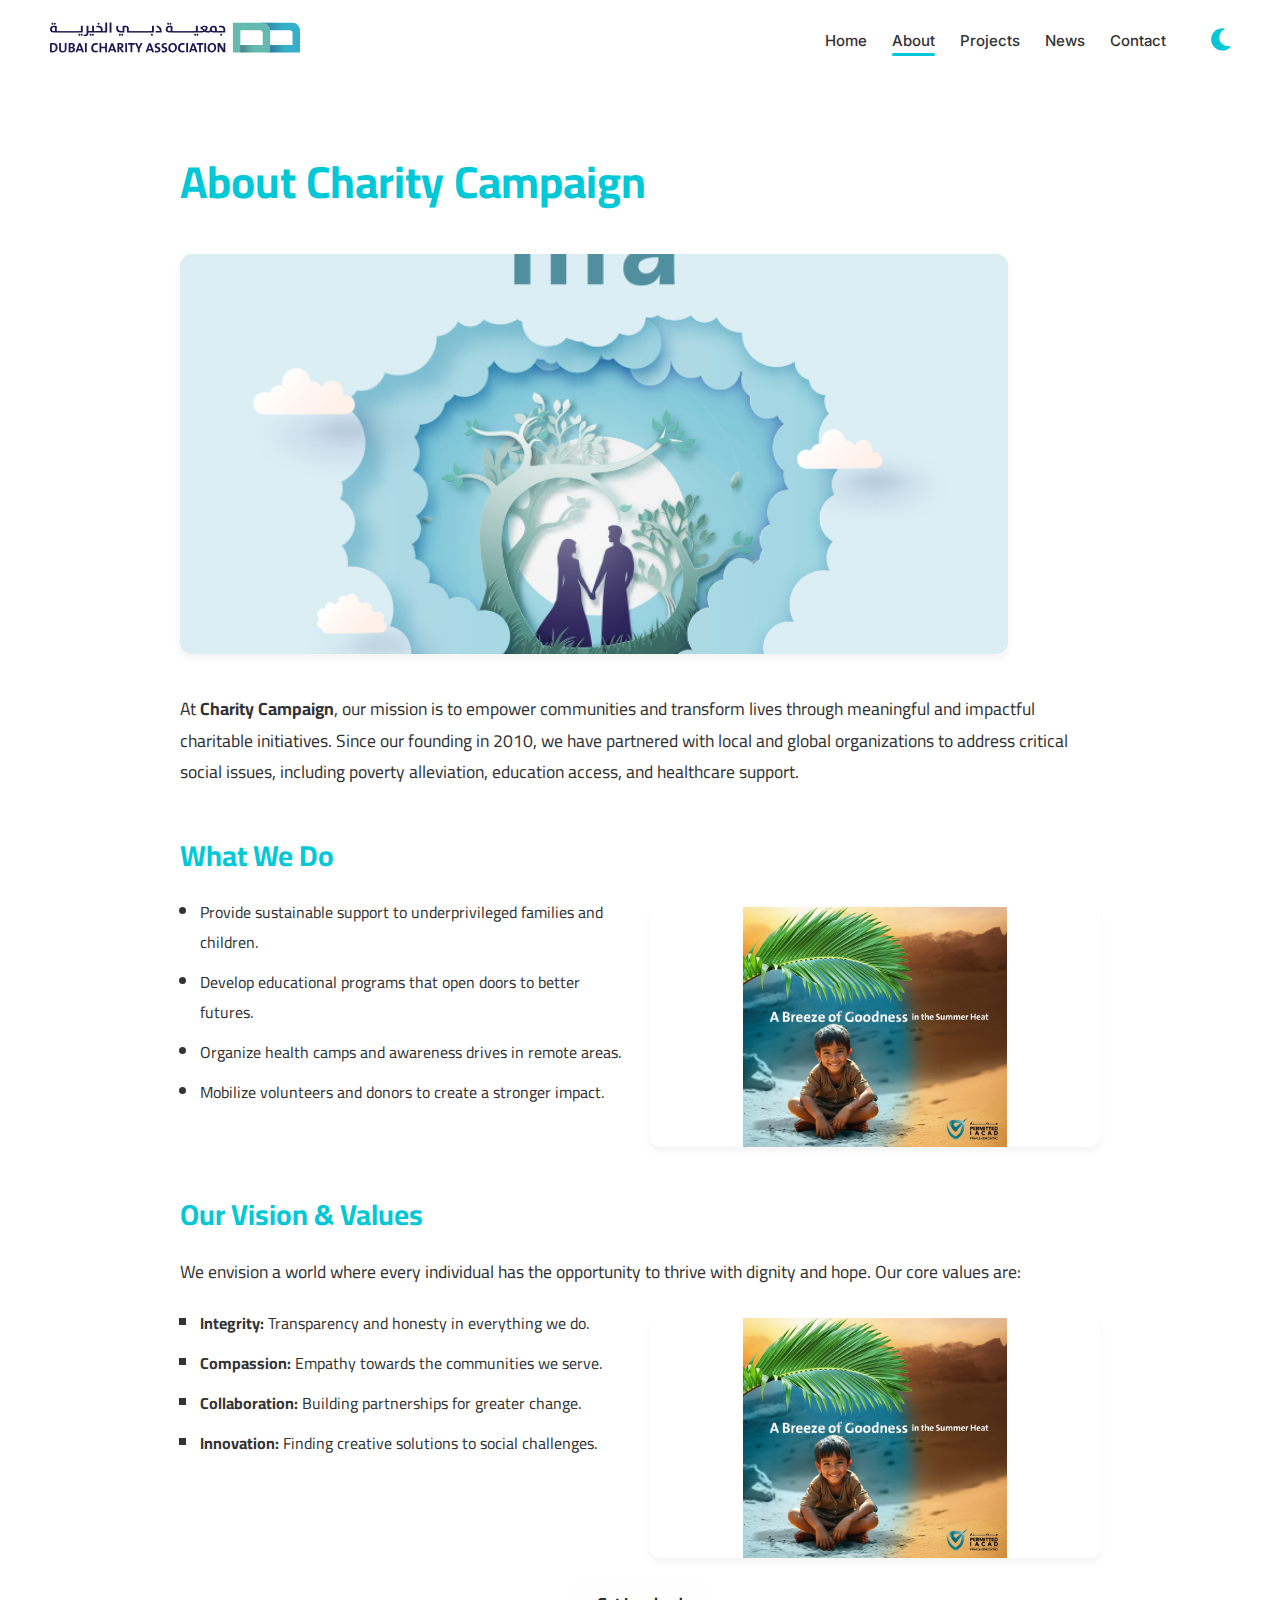
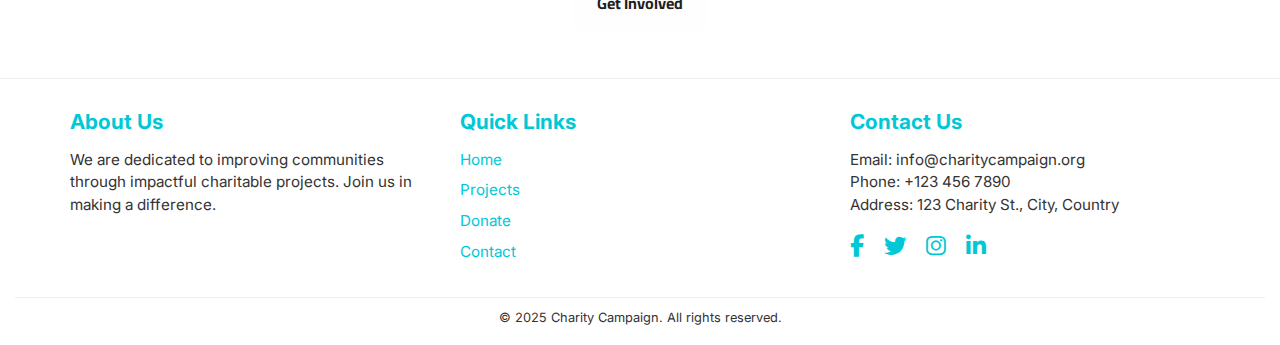
<file: about.html>
<!DOCTYPE html>
<html lang="en" dir="ltr">
<head>
  <meta charset="UTF-8" />
  <meta name="viewport" content="width=device-width, initial-scale=1" />
  <title>About Us - Charity Campaign</title>
  <link href="https://fonts.googleapis.com/css2?family=Inter:wght@400;600&family=Castoro&family=Cairo:wght@400;600;700&display=swap" rel="stylesheet" />
  <link rel="stylesheet" href="https://cdnjs.cloudflare.com/ajax/libs/font-awesome/6.5.0/css/all.min.css" />
  <link rel="stylesheet" href="css/style.css" />
</head>
<body>

  <!-- HEADER -->
  <header class="main-header">
    <div class="logo">
      <img src="image/logo.svg" alt="Charity Campaign Logo" />
    </div>
    <button class="menu-toggle" aria-label="Toggle menu">
      <i class="fas fa-bars"></i>
    </button>

    <nav>
      <ul>
        <li><a href="index.html">Home</a></li>
        <li><a href="about.html" class="active">About</a></li>
        <li><a href="project.html">Projects</a></li>
        <li><a href="#">News</a></li>
        <li><a href="contact.html">Contact</a></li>
        <button class="theme-toggle" id="themeToggle" aria-label="Toggle Theme">
          <i id="themeIcon" class="fas fa-moon"></i>
        </button>
      </ul>
    </nav>
  </header>

<main>
  <section class="about-section">
    <h1>About Charity Campaign</h1>

    <img src="image/s1.png" alt="Volunteers helping community" class="about-img" style="width:100%; max-height:400px; object-fit:cover; border-radius:12px; margin-bottom: 30px;"/>

    <p>
      At <strong>Charity Campaign</strong>, our mission is to empower communities and transform lives through meaningful and impactful charitable initiatives. Since our founding in 2010, we have partnered with local and global organizations to address critical social issues, including poverty alleviation, education access, and healthcare support.
    </p>

    <h2>What We Do</h2>
    <div style="display: flex; gap: 20px; flex-wrap: wrap; align-items: flex-start;">
      <ul class="disc-list" style="flex: 1 1 300px;">
        <li>Provide sustainable support to underprivileged families and children.</li>
        <li>Develop educational programs that open doors to better futures.</li>
        <li>Organize health camps and awareness drives in remote areas.</li>
        <li>Mobilize volunteers and donors to create a stronger impact.</li>
      </ul>
      <img src="image/2.jpg" alt="Charity activities" style="flex: 1 1 300px; max-width: 100%; border-radius: 10px;" />
    </div>

    <h2>Our Vision & Values</h2>
    <p>
      We envision a world where every individual has the opportunity to thrive with dignity and hope. Our core values are:
    </p>
    <div style="display: flex; gap: 20px; flex-wrap: wrap; align-items: flex-start;">
      <ul class="square-list" style="flex: 1 1 300px;">
        <li><strong>Integrity:</strong> Transparency and honesty in everything we do.</li>
        <li><strong>Compassion:</strong> Empathy towards the communities we serve.</li>
        <li><strong>Collaboration:</strong> Building partnerships for greater change.</li>
        <li><strong>Innovation:</strong> Finding creative solutions to social challenges.</li>
      </ul>
      <img src="image/2.jpg" alt="Vision and teamwork" style="flex: 1 1 300px; max-width: 100%; border-radius: 10px;" />
    </div>

    <div class="btn-container" style="margin-top: 30px;">
      <a href="contact.html" class="donate-btn">Get Involved</a>
    </div>
  </section>
</main>



  <!-- FOOTER -->
  <footer class="main-footer">
    <div class="container footer-content">
      <div class="footer-column about">
        <h3>About Us</h3>
        <p>We are dedicated to improving communities through impactful charitable projects. Join us in making a difference.</p>
      </div>
      <div class="footer-column links">
        <h3>Quick Links</h3>
        <ul>
          <li><a href="index.html">Home</a></li>
          <li><a href="#">Projects</a></li>
          <li><a href="#">Donate</a></li>
          <li><a href="#">Contact</a></li>
        </ul>
      </div>
      <div class="footer-column contact">
        <h3>Contact Us</h3>
        <p>Email: info@charitycampaign.org</p>
        <p>Phone: +123 456 7890</p>
        <p>Address: 123 Charity St., City, Country</p>
        <div class="social-icons">
          <a href="#" aria-label="Facebook"><i class="fab fa-facebook-f"></i></a>
          <a href="#" aria-label="Twitter"><i class="fab fa-twitter"></i></a>
          <a href="#" aria-label="Instagram"><i class="fab fa-instagram"></i></a>
          <a href="#" aria-label="LinkedIn"><i class="fab fa-linkedin-in"></i></a>
        </div>
      </div>
    </div>
    <div class="footer-bottom">
      <p>&copy; 2025 Charity Campaign. All rights reserved.</p>
    </div>
  </footer>

  <script src="js/script.js"></script>
</body>
</html>
</file>
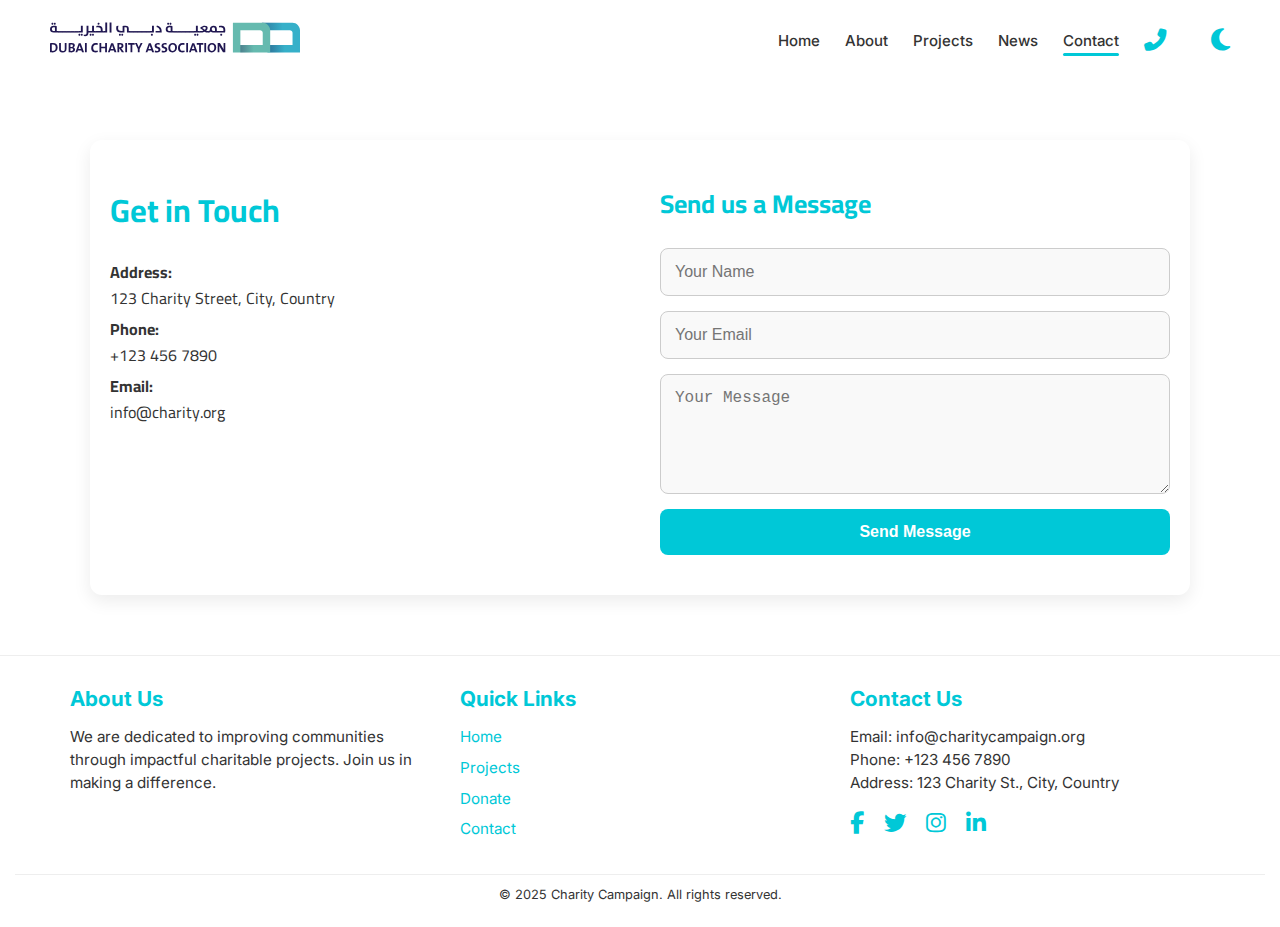
<file: contact.html>
<!DOCTYPE html>
<html lang="en" dir="ltr">
<head>
  <meta charset="UTF-8" />
  <meta name="viewport" content="width=device-width, initial-scale=1" />
  <title>Contact Us </title>
  <link href="https://fonts.googleapis.com/css2?family=Inter:wght@400;600&family=Castoro&family=Cairo:wght@400;600;700&display=swap" rel="stylesheet" />
  <link rel="stylesheet" href="https://cdnjs.cloudflare.com/ajax/libs/font-awesome/6.5.0/css/all.min.css" />
  <link rel="stylesheet" href="css/style.css" />
</head>
<body>

  <!-- HEADER -->
  <header class="main-header">
    <div class="logo">
      <img src="image/logo.svg" alt="Charity Campaign Logo" />
    </div>
    <button class="menu-toggle" aria-label="Toggle menu">
      <i class="fas fa-bars"></i>
    </button>

    <nav>
      <ul>
        <li><a href="index.html">Home</a></li>
        <li><a href="about.html">About</a></li>
        <li><a href="project.html">Projects</a></li>
        <li><a href="#">News</a></li>
        <li><a href="contact.html" class="active">Contact</a></li>
        <li><a href="tel:+123456789"><i style="color:#00c8d7; font-size: 1.4rem;" class="fas fa-phone-alt"></i></a></li>
        <button class="theme-toggle" id="themeToggle" aria-label="Toggle Theme">
          <i id="themeIcon" class="fas fa-moon"></i>
        </button>
      </ul>
    </nav>
  </header>

  <!-- MAIN -->
<section class="contact-section">
    
    <div class="contact-info">
      <h2>Get in Touch</h2>
      <div class="info-box">
        <p><strong>Address:</strong><br>123 Charity Street, City, Country</p>
        <p><strong>Phone:</strong><br>+123 456 7890</p>
        <p><strong>Email:</strong><br>info@charity.org</p>
      </div>
    </div>

    <div class="contact-form">
      <h2>Send us a Message</h2>
      <form>
        <input type="text" placeholder="Your Name" required>
        <input type="email" placeholder="Your Email" required>
        <textarea rows="5" placeholder="Your Message" required></textarea>
        <button type="submit">Send Message</button>
      </form>
    </div>

  </section>

  <!-- FOOTER -->
  <footer class="main-footer">
    <div class="container footer-content">
      <div class="footer-column about">
        <h3>About Us</h3>
        <p>We are dedicated to improving communities through impactful charitable projects. Join us in making a difference.</p>
      </div>
      <div class="footer-column links">
        <h3>Quick Links</h3>
        <ul>
          <li><a href="index.html">Home</a></li>
          <li><a href="#">Projects</a></li>
          <li><a href="#">Donate</a></li>
          <li><a href="#">Contact</a></li>
        </ul>
      </div>
      <div class="footer-column contact">
        <h3>Contact Us</h3>
        <p>Email: info@charitycampaign.org</p>
        <p>Phone: +123 456 7890</p>
        <p>Address: 123 Charity St., City, Country</p>
        <div class="social-icons">
          <a href="#"><i class="fab fa-facebook-f"></i></a>
          <a href="#"><i class="fab fa-twitter"></i></a>
          <a href="#"><i class="fab fa-instagram"></i></a>
          <a href="#"><i class="fab fa-linkedin-in"></i></a>
        </div>
      </div>
    </div>
    <div class="footer-bottom">
      <p>&copy; 2025 Charity Campaign. All rights reserved.</p>
    </div>
  </footer>

  <script src="js/script.js"></script>
</body>
</html>
</file>
<file: css/style.css>
/* ====================================
   1) CSS VARIABLES (THEMES)
==================================== */
:root {
   --font-family: 'Inter', 'Castoro', 'Cairo', 'Segoe UI', sans-serif;
  /* Light theme variables */
  --bg-color: #ffffff;
  --text-color: #333333;
  --accent-color: #00c8d7;
  --highlight-color: #00ffd9;
  --header-shadow: rgba(0, 0, 0, 0.1);

  --btn-bg: #fefefe;
  --btn-text: #1f1f1f;
  --btn-bg-hover: #f0f0f0;

  --overlay-bg: rgba(0, 200, 215, 0.7);

  --mobile-nav-bg: #ffffff;
  --mobile-nav-border: #eeeeee;

  --left-side-bg-mobile: linear-gradient(to top, #2cbb9fcc, #4ac6d8cc);
  --left-side-text-mobile: #ffffff;

  --card-bg: linear-gradient(to bottom right, #e8f9f5, #f0fbfd);





  /* ظلال خفيفة مناسبة للثيم الفاتح */
  --card-shadow: 0 10px 20px rgba(0, 0, 0, 0.08);
  --card-shadow-hover: 0 16px 40px rgba(0, 0, 0, 0.15);

  --btn-bg-hover: #f0f0f0; /* Note: duplicated - keep only one */
}

[data-theme="dark"] {
  /* Dark theme overrides */
  --bg-color: #121212;
  --text-color: #f1f1f1;
  --accent-color: #00ffe6;
  --highlight-color: #40e0d0;
  --header-shadow: rgba(255, 255, 255, 0.05);

  --btn-bg:#40e0d0;
  --btn-text: #f1f1f1;
  --btn-bg-hover: #2e2e2e;

  --overlay-bg: #050506cc;

  --mobile-nav-bg: #1a1a1a;
  --mobile-nav-border: #2b2b2b;

  --left-side-bg-mobile: #050506cc;
  --left-side-text-mobile: #f1f1f1;

  --card-bg: linear-gradient(to bottom right, rgba(40,40,40,0.8), rgba(20,20,20,0.6));

  /* ظلال أكثر تدرجًا ونعومة مناسبة للثيم الداكن */
  --card-shadow: 0 10px 20px rgba(0, 0, 0, 0.7);
  --card-shadow-hover: 0 16px 40px rgba(0, 0, 0, 0.9);
}

[data-theme="dark"] .logo img {
  filter: brightness(0) invert(1);
}
/* ====================================
   2) GLOBAL RESET / BASE
==================================== */
* {
  margin: 0;
  padding: 0;
  box-sizing: border-box;
}

 body {
  height: 100%;
  font-family: 'Inter', 'Castoro', sans-serif !important;
  background: var(--bg-color);
  color: var(--text-color);
}

/* ====================================
   3) HEADER
==================================== */
.main-header {
  height: 80px;
  position: sticky;
  top: 0;
  background: var(--bg-color);
  z-index: 9999;
  padding: 10px 50px;
  display: flex;
  justify-content: space-between;
  align-items: center;
  font-size: 15px;
  transition: box-shadow 0.3s ease;
}

/* هذا الكلاس يُضاف عند الخروج من hero */
.main-header.scrolled {
  box-shadow:
    0 4px 6px rgba(0, 0, 0, 0.1),
    0 10px 20px rgba(0, 0, 0, 0.25),
    0 15px 40px rgba(0, 0, 0, 0.4);
}




.main-header .logo img {
  height: 40px;
  width:250px;
}
.main-header nav ul {
  list-style: none;
  display: flex;
  align-items: center;
  gap: 25px;
}
.main-header nav a {
  text-decoration: none;
  color: var(--text-color);
  font-weight: 500;
  position: relative;
  transition: color 0.25s;
}
.main-header nav a:hover {
  color: var(--accent-color);
}
.main-header nav a.active::after {
  content: '';
  position: absolute;
  bottom: -6px;
  left: 0;
  width: 100%;
  height: 3px;
  background: var(--accent-color);
  border-radius: 2px;
}

/* Icon placeholders (emoji fallback) */
.icon-cart::before { content: "\1F6D2"; } /* 🛒 */
.icon-user::before { content: "\1F464"; } /* 👤 */

/* Hamburger hidden by default (shown on mobile) */
.menu-toggle {
  display: none;
  font-size: 28px;
  background: none;
  border: none;
  cursor: pointer;
  line-height: 1;
}

/* ====================================
   4) HERO SLIDER WRAPPER
==================================== */
.hero-slider {
  position: relative;
  overflow: hidden;
 /* height: calc(100vh - 70px); subtract header */
}
.slides-wrapper {
  display: flex;
  width: 100%;
  height: 700px;
  transition: transform 0.7s ease;
}

/* a single slide */
.slide {
  flex: 0 0 100%;
  height: 100%;
  display: none;
}
.slide.active {
  display: flex;
}

/* ====================================
   5) SLIDE LEFT (TEXT)
==================================== */
.left-side {
  width: 50%;
  background: var(--left-side-bg-mobile);
  color: var(--left-side-text-mobile);
  padding: 60px;
  display: flex;
  flex-direction: column;
  justify-content: center;
}
.left-side h1 {
  font-size: 2rem;
  margin-bottom: 20px;
  color: inherit; /* يرث لون النص من .left-side */
}
.donate-btn {
  width: max-content;
  padding: 12px 25px;
  background: var(--btn-bg);
  color: var(--btn-text);
  border: 3px solid var(--btn-bg);
  border-radius: 6px;
  font-size: 1rem;
  font-weight: 600;
  cursor: pointer;
  transition: all 0.25s ease;
}

.donate-btn:hover {
  background: transparent;
  border: 2px solid var(--btn-bg);
  color: var(--btn-text);
}



/* ====================================
   6) SLIDE RIGHT (IMAGE PANEL)
==================================== */
.right-side {
  position: relative;
  width: 50%;
  background-size: cover;
  background-position: center;

  overflow: hidden;
}

/* reveal overlay shape */
.right-side::before {
  content: '';
  position: absolute;
  inset: 0;
  background: var(--overlay-bg);
  z-index: 2;
  clip-path: ellipse(120% 100% at 0% 50%);
  animation: slideReveal 3s forwards;
}

/* overlay content (optional text/image overlay) */
.overlay {
  position: absolute;
  inset: 0;
  background: transparent;
  display: flex;
  flex-direction: column;
  justify-content: center;
  align-items: center;
  padding: 40px;
  text-align: center;
  z-index: 3;
}
.overlay h1 {
  color: var(--overlay-text, #ffffff);
  font-size: 2rem;
  margin-bottom: 20px;
  line-height: 1.2;
}
.overlay .highlight {
  color: var(--highlight-color);
}
.overlay img {
  width: 100%;
  max-width: 300px;
  height: auto;
  object-fit: contain;
  display: block;
  border-radius: 8px;
}

/* mode css */
.theme-toggle {
  background: none;
  border: none;
  cursor: pointer;
  font-size: 1.6rem;
  margin-left: 20px;
  color: #00c8d7;
}

/* ====================================
   7) SLIDER BUTTONS
==================================== */
.slider-buttons {
  position: absolute;
  bottom: 180px;
  left: 7%;
  transform: translateX(-50%);
  display: flex;
  gap: 8px;
  z-index: 20;
  pointer-events: auto;
}
.slider-buttons button {
  background: transparent;                /* transparent by default */
  color:#fff;              /* text follows theme */
  border: 2px solid #ffffff;   /* border follows theme text color */
  border-radius: 50%;
  width: 35px;
  height: 35px;
  font-size: 20px;
  font-weight: bold;
  cursor: pointer;
  transition: 
    transform 0.25s, 
    background 0.25s, 
    color 0.25s;
}

.slider-buttons button:hover {
  transform: scale(1.1);
  background: #00c8d7;         /* fill with the text color */
  color: #ffffff;               /* invert text to background color */
}


/* ====================================
   8) ANIMATIONS
==================================== */
@keyframes slideReveal {
  0%   { left: 0; width: 100%; }
  100% { left: 100%; width: 0; }
}

/* ====================================
   9) RESPONSIVE (MOBILE ≤ 600px)
==================================== */
@media (max-width: 600px) {
  /* header layout */
 .main-header {
  position: sticky;
  top: 0;
  padding: 10px 20px;
  background-color: var(--bg-color);
  z-index: 9999;
  transition: box-shadow 0.3s ease;
}

/* يضاف هذا الكلاس عند التمرير */
.main-header.scrolled {
  box-shadow:
    0 4px 8px rgba(0, 0, 0, 0.15),
    0 12px 25px rgba(0, 0, 0, 0.25),
    0 18px 40px rgba(0, 0, 0, 0.35);
}
  .menu-toggle {
    color: var(--text-color);
    display: block;
  }
  .main-header nav {
    display: none;
    position: absolute;
    top: 60px; /* below header */
    right: 0;
    background: var(--mobile-nav-bg);
    width: 200px;
    box-shadow: 0 2px 10px var(--header-shadow);
    border-radius: 5px;
    z-index: 150;
  }.main-header .logo img {
  height: 40px;
  width:150px;
}
  .main-header nav.open {
    display: block;
  }
  .main-header nav ul {
    flex-direction: column;
    gap: 0;
  }
  .main-header nav ul li {
    width: 100%;
    border-bottom: 1px solid var(--mobile-nav-border);
  }
  .main-header nav ul li a {
    display: block;
    width: 100%;
    padding: 12px 20px;
    color: var(--text-color);
  }


  /* slider layout */
  .hero-slider {
    height: 100vh;
  }
  .slides-wrapper {
    flex-direction: row; /* keep slider horizontal */
    height: 100%;
  }
  .slide {
    flex-direction: column; /* stack content in slide */
  }
  .right-side {
    order: 1;
    margin-top: 20px;
    width: 100%;
    height: 65%;
  }
 .left-side {
  order: 2;
  width: 100%;
  height: 22%;
  padding: 25px;
  display: flex;
  background: var(--left-side-bg-mobile);
  color: var(--left-side-text-mobile);
}

  .left-side h1 {
    font-size: 1.5rem;
    margin-bottom: 10px;
  }
  .donate-btn {
    width:130px;
    font-size: .8rem;
    align-self: flex-start;
  }
  .slider-buttons {
    bottom: 15px;
    left: 85%;
    transform: translateX(-50%);
    display: none;
  }
  .slider-buttons button {
    width: 35px;
    height: 35px;
    font-size: 16px;
  }
  .theme-toggle {
  background: none;
  border: none;
  cursor: pointer;
  font-size: 1.6rem;
  margin-right: auto;
  color: #00c8d7;
}
}



/* Container */
.donate-wrapper {
  padding: 40px;
  background-color: var(--bg-color);
  display: flex;
  align-items: flex-start;
  gap: 40px;
  flex-wrap: wrap;
}

/* Left */
.left-side2 {
  margin-top: 20px;
  min-width: 250px;
}

 .left-side2 h2 {
  font-size:1.6rem;
  font-weight: bold;
  color: var(--text-color);
  margin-bottom: 10px;
}


.left-side2 h2 span {
  color: var(--accent-color);
}

.controls {
  margin-top: 15px;
  display: flex;
  align-items: center;
  gap: 15px;
  flex-wrap: wrap;
}

.view-all {
  padding: 10px 16px;
  border: 1px solid var(--accent-color);
  border-radius: 12px;
  color: var(--bg-color);
  font-weight: 600;
  cursor: pointer;
  background-color: var(--accent-color);
  transition: 0.3s;
}

.view-all:hover {
  background-color: transparent;
  color: var(--accent-color);
}

/* Arrows */
.nav-arrows {
  display: flex;
  gap: 10px;
}

.arrow-btn {
  width: 40px;
  height: 40px;
  border: 1px solid var(--accent-color);
  background-color: transparent;
  color: var(--btn-text);
  border-radius: 50%;
  font-size: 18px;
  cursor: pointer;
  transition: background-color 0.3s, transform 0.2s;
}

.arrow-btn:hover {
  background-color: var(--accent-color);
  transform: scale(1.1);
}

/* Right Side */
.right-side2 {
  overflow: hidden;
  flex: 1;
}

.categories-container {
  overflow: hidden;
  position: relative;
}

.categories {
  display: flex;
  gap: 20px;
  transition: transform 0.4s ease-in-out;
}

/* Individual Category Cards */
.category {
  flex: 0 0 180px;
  padding: 20px;
  margin: 20px;
  background: var(--card-bg, rgba(9, 6, 6, 0.8));
  border-radius: 16px;
  text-align: center;
  justify-content: center;
  cursor: pointer;
  transition: all 0.3s ease;
  color: var(--text-color);
  box-shadow: 0 4px 12px var(--card-shadow, rgba(0, 0, 0, 0.1));
  border: 1px solid transparent;
  backdrop-filter: blur(6px);
  -webkit-backdrop-filter: blur(6px);
}

.category .icon i {
  font-size: 32px;
  color: var(--accent-color);
  transition: color 0.3s ease, transform 0.3s ease;
}
.category:hover {
  transform: translateY(-6px);
  background: var(--card-hover-bg);
  color: var(--hover-text-color);
  border-color: var(--accent-color);
  box-shadow: 0 12px 24px var(--hover-shadow);
}

.category:hover .icon i {
  color: var(--icon-hover-color);
  transform: scale(1.1);
}



.category.active {
  border: 2px solid var(--accent-color);
  color: var(--accent-color);
}

.category .icon {
  font-size: 32px;
  color: var(--accent-color);
  margin-bottom: 10px;
}


.category img {
  width: 60px;
  height: 60px;

}
.category p {
  margin-top: 30px;
}
@media (max-width: 768px) {
  .donate-wrapper {
    flex-direction: column;
    padding: 20px;
  }

  .left-side2 {
    width: 100%;
    font-size: 1.8rem;
    margin-bottom: 20px;
  }
 

  .right-side2 {
    width: 100%;
    overflow-x: auto;
    white-space: nowrap;
    padding-bottom: 10px;
  }

  .categories {
    
    display: inline-flex;
    flex-direction: row;
    gap: 10px;
  }

  .category {
    flex: 0 0 auto;
    width: 200px; /* أو أي عرض مناسب */
    height: 150px;
  }

  .arrow-btn {
  display: block; /* أو inline-block حسب نوع الزر */
}

}

/* ====================================
   Project Section
==================================== */
.project-section {
  margin: 0 10px;
  padding: 40px 10px;
  background: var(--card-bg);
  color: var(--text-color);
  text-align: center;
}
.project-section a {
  text-decoration: none;
  color: var(--accent-color);
  font-weight: bold;
  transition: color 0.3s ease;
}
.project-section .container {
  display: flex;
  flex-wrap: wrap;
  justify-content: center;
  gap: 30px;
  padding: 20px;
}

.project-section h2 {
  font-size: 2rem;
  margin-bottom: 20px;
  color: var(--accent-color);
}

.project-section p {
  font-size: 1.15rem;
  margin-bottom: 45px;
  max-width: 760px;
  margin-inline: auto;
}

.projects-grid {
  display: flex;
  flex-wrap: wrap;
  justify-content: center;
  gap: 30px;
  padding: 0 15px;
}

/* ====================================
   Project Card
==================================== */
.project-card {
  flex: 1 1 calc(25% - 30px);
  min-width: 280px;
  max-width: 320px;
  padding: 20px;
  border-radius: 20px;
  background: var(--card-bg);
  box-shadow: var(--card-shadow);
  border: 2px solid transparent;
  display: flex;
  flex-direction: column;
  align-items: center;
  text-align: center;
  transition:
    background-color 0.35s ease,
    box-shadow 0.35s ease,
    border-color 0.35s ease,
    transform 0.35s ease;
  cursor: pointer;
  color: var(--text-color);
}

.project-card:hover {
  background: var(--bg-hover);
  box-shadow: var(--card-shadow-hover);
  border-color: var(--accent-color);
  transform: translateY(-8px) scale(1.03);
}

.project-card img {
  width: 100%;
  height: 230px;
  object-fit: cover;
  border-radius: 20px;
  margin-bottom: 20px;
  box-shadow: 0 4px 12px rgba(0,0,0,0.05);
  transition: box-shadow 0.3s ease;
}

.project-card:hover img {
  box-shadow: 0 8px 20px rgba(0,0,0,0.15);
}

.project-card h3 {
  font-size: 1.2rem;
  margin-bottom: 14px;
  color: var(--accent-color);
  font-weight: 700;
  letter-spacing: 0.03em;
}

.project-card p {
  font-size: 1rem;
  color: var(--text-color);
  line-height: 1.6;
  max-width: 280px;
  margin: 0 auto;
}

/* Progress bar styles */
.progress-info {
  margin-top: 15px;
  display: flex;
  flex-direction: column; /* نصوص تحت الشريط */
  align-items: center;
  max-width: 280px; /* نفس عرض البطاقة */
  margin-left: auto;
  margin-right: auto;
  gap: 8px;
  font-weight: 600;
  color: var(--text-color);
}

.progress-bar {
  width: 100%;
  background-color: #eee;
  border-radius: 8px;
  height: 12px;
  overflow: hidden;
  box-shadow: inset 0 1px 3px rgba(0,0,0,0.1);
}

.progress-fill {
  background: linear-gradient(90deg, var(--accent-color), #00ffd9, var(--accent-color));
  background-size: 200% 100%;
  animation: progressAnimation 2s linear infinite;
  height: 100%;
  width: 0;
  border-radius: 8px 0 0 8px;
  transition: width 0.5s ease-in-out;
}

@keyframes progressAnimation {
  0% {
    background-position: 200% 0;
  }
  100% {
    background-position: -200% 0;
  }
}


.progress-text {
  width: 100%;
  display: flex;
  justify-content: space-between;
  font-size: 0.85rem;
  color: #555;
  padding: 0 5px;
}

/* Pagination controls (optional) */
.pagination-controls {
  text-align: center;
  margin-top: 30px;
}

.pagination-controls button {
  background-color: var(--accent-color);
  color: #fff;
  padding: 10px 20px;
  margin: 0 10px;
  border: none;
  border-radius: 6px;
  cursor: pointer;
}

.pagination-controls button:disabled {
  background-color: #ccc;
  cursor: not-allowed;
}

.pagination-controls span {
  font-weight: bold;
}

/* More Button */
.btn-more {
  margin-top: 50px;
  padding: 10px 52px;
  border-radius: 6px;
  font-size: 1.15rem;
  font-weight: 600;
  border: 3px solid var(--accent-color);
  background: transparent;
  color: var(--accent-color);
  cursor: pointer;
  transition: all 0.3s ease;
}

.btn-more:hover {
  background: var(--accent-color);
  color: white;
}
.filter-container {
  display: flex;
  justify-content: flex-start; /* بدلاً من center */
  align-items: center;
  flex-wrap: wrap;
  gap: 15px;
  margin: 30px 20px;
}


/* Label style */
.filter-container label {
  font-size: 18px;
  font-weight: 600;
  color:var(--text-color);
}

/* Dropdown select style */
#categoryFilter {
  padding: 10px 16px;
  font-size: 16px;
  border: 1px solid #ccc;
  border-radius: 8px;
  background-color: #fff;
  color: #333;
  outline: none;
  transition: border-color 0.3s ease;
}

/* Responsive adjustments */
@media (max-width: 1024px) {
  .project-card {
    flex: 1 1 calc(50% - 20px);
    max-width: 45%;
  }

  .project-section h2 {
    font-size: 2rem;
    margin-bottom: 80px;
  color: var(--accent-color);
  }

  .project-section p {
    font-size: 1.05rem;
  }
}

@media (max-width: 768px) {
  .project-section .container {
    flex-direction: column;
    padding: 10px;
    gap: 20px;
  }

  .project-card {
    flex: 1 1 100%;
    max-width: 100%;
    padding: 20px;
  }

  .project-card img {
    height: 180px;
  }

  .project-card h3 {
    font-size: 1.3rem;
  }

  .project-card p {
    font-size: 1rem;
  }

  .btn-more {
    padding: 10px 40px;
    font-size: 1rem;
  }
}

@media (max-width: 480px) {
  .project-section h2 {
    font-size: 1.8rem;
  }

  .project-section p {
    font-size: 1rem;
  }
  .btn-more {
    width: auto;           /* يسمح للزر بأن يتوسع حسب المحتوى */
    max-width: 150px;      /* حد أقصى للعرض لتصغيره */
    padding: 5px 20px;
    font-size: 0.9rem;
    margin: 0 auto;        /* لجعله في الوسط أفقياً */
    display: block;        /* ليتم تطبيق margin auto */
  }
}


/* ====================================
   More Button
==================================== */
.btn-more {
  margin-top: 50px;
  padding: 10px 52px;
  border-radius: 6px;
  font-size: 1.15rem;
  font-weight: 600;
  border: 3px solid var(--accent-color);
  background: transparent;
  color: var(--accent-color);
  cursor: pointer;
  transition: all 0.3s ease;
}

.btn-more:hover {
  background: var(--accent-color);
  color: white;
}

/* ====================================
   Footer
==================================== */
.main-footer {
  background: var(--mobile-nav-bg);
  padding: 30px 15px 20px;
  border-top: 1px solid var(--mobile-nav-border);
  color: var(--text-color);
  font-size: 0.9rem;
}

.footer-content {
  max-width: 1140px;
  margin: 0 auto;
  display: flex;
  flex-wrap: wrap;
  justify-content: space-between;
  gap: 30px;
}

.footer-column {
  flex: 1 1 250px;
  min-width: 200px;
}

.footer-column h3 {
  font-size: 1.3rem;
  margin-bottom: 15px;
  color: var(--accent-color);
}

.footer-column p,
.footer-column ul,
.footer-column a {
  font-size: 0.95rem;
  line-height: 1.5;
  color: var(--text-color);
}

.footer-column ul {
  list-style: none;
  padding-left: 0;
}

.footer-column ul li {
  margin-bottom: 8px;
}

.footer-column ul li a {
  text-decoration: none;
  color: var(--accent-color);
  transition: color 0.3s ease;
}

.footer-column ul li a:hover {
  color: var(--highlight-color);
}

.social-icons {
  margin-top: 12px;
}

.social-icons a {
  color: var(--accent-color);
  font-size: 1.4rem;
  margin-right: 16px;
  text-decoration: none;
  transition: color 0.3s ease;
}

.social-icons a:hover {
  color: var(--highlight-color);
}

/* Footer Bottom */
.footer-bottom {
  text-align: center;
  border-top: 1px solid var(--mobile-nav-border);
  padding: 12px 15px 0;
  font-size: 0.8rem;
  color: var(--text-color);
  margin-top: 25px;
}

/* ====================================
   Responsive Design
==================================== */
@media (max-width: 1024px) {
  .project-card {
    flex: 1 1 calc(48% - 20px); /* 2 per row */
  }
}

@media (max-width: 768px) {
  .projects-grid {
    flex-direction: column;
    align-items: center;
    padding: 0 10px;
  }

  .footer-content {
    flex-direction: column;
    gap: 25px;
    margin: 0 10px;
  }

  .footer-column {
    min-width: 100%;
    flex: 1 1 100px;
  }

  .main-footer {
    padding: 25px 15px 15px;
  }

  .footer-bottom {
    padding: 10px 15px 0;
    margin-top: 15px;
  }
}

@media (max-width: 600px) {
  .project-card {
    flex: 1 1 100%;
  }
}
/* .partners-section */
 .partners-section {
  max-width: 1280px;
  margin: 40px auto;
  padding: 60px 50px;
  text-align: center;
  overflow: hidden;
  position: relative;
}


.partners-section h2 {
  font-size: 2rem;
  margin-bottom: 80px;
  color: var(--accent-color);
}
.partners-slider {
  display: flex;
  gap: 50px;
  white-space: nowrap;
  will-change: transform;
  /* بدون أي حركة CSS هنا */
}

.partner {
  flex: 0 0 auto;
  width: 150px;
  height: 150x;
  background: #fff;
  border-radius: 16px;
  padding: 12px;
  display: flex;
  justify-content: center;
  align-items: center;
}

.partner img {
  max-width: 100%;
  max-height: 100%;
  object-fit: contain;
  border-radius: 12px;
  display: block;
}
/* الشاشات الصغيرة - أقل من 768px */
/* حماية عامة */
*, *::before, *::after {
  box-sizing: border-box;
}

/* الشاشات الصغيرة */
@media (max-width: 767px) {
  .partners-section {
    margin: 20px;
    padding: 40px 20px; /* بدل 0 أو 50px ليتناسب */
    overflow-x: hidden;
  }
 .partners-section h2 {
        font-size: 1.8rem;
      }
  .partners-slider {
    gap: 20px;
    padding: 0 5px; /* يمنع الالتصاق بالحافة */
    margin: 0;
  }

  .partner {
    width: 100px;
    height: 100px;
    padding: 8px;
    border-radius: 10px;
  }
}


/* about */
/* ===== ABOUT SECTION ===== */
.about-section {
  max-width: 960px;
  margin: 60px auto;
  padding: 0 20px;
  font-family: 'Cairo', sans-serif;
  color: var(--text-color);
}

.about-section h1 {
  font-size: 2.8rem;
  font-weight: 700;
  margin-bottom: 20px;
  color: var(--accent-color);
}

.about-section h2 {
  font-size: 1.8rem;
  margin-top: 40px;
  margin-bottom: 15px;
  color: var(--accent-color);
}

.about-section p {
  line-height: 1.8;
  font-size: 1.1rem;
  margin-bottom: 20px;
}

.about-section ul {
  padding-left: 20px;
  margin-bottom: 20px;
}

.about-section ul.disc-list li {
  list-style-type: disc;
  margin-bottom: 10px;
}

.about-section ul.square-list li {
  list-style-type: square;
  margin-bottom: 10px;
}

/* الصور الرئيسية */
.about-img {
  width: 100%;
  max-width: 100%;
  object-fit: contain;
  max-height: 280px; /* أقل من 400px */
  border-radius: 10px;
  margin-bottom: 25px;
}
.about-section a{
  padding: 9px 20px;
  text-decoration: none;
  font-weight: bold;
  transition: color 0.3s ease;
}

/* الصور الجانبية داخل الأقسام */
.about-section img {
  max-width: 90%;     /* أصغر عرض ممكن مع الحفاظ على النسبة */
  max-height: 240px;  /* تقليل ارتفاع الصورة */
  border-radius: 10px;
   object-fit: contain;
  box-shadow: 0 4px 8px rgba(0,0,0,0.05);
  margin-top: 10px;
}


/* Image & text side by side on large screens */
@media (min-width: 768px) {
  .about-section .split-content {
    display: flex;
    gap: 20px;
    align-items: flex-start;
    flex-wrap: wrap;
  }

  .about-section .split-content img {
    flex: 1 1 300px;
    max-width: 100%;
  }

  .about-section .split-content ul {
    flex: 1 1 300px;
  }
}

/* Button */
.btn-container {
  text-align: center;
  margin-top: 40px;
}



.donate-btn:hover {
  background-color: transparent;
  color: #fff;
}

/* contact */
/* ===== CONTACT SECTION ===== */
.contact-section {
  max-width: 1100px;
  margin: 60px auto;
  padding: 40px 20px;
  background-color: var(--bg-color, #fff);
  color: var(--text-color);
  box-shadow: 0 6px 18px rgba(0, 0, 0, 0.08);
  border-radius: 12px;
  display: flex;
  flex-wrap: wrap;
  gap: 40px;
  font-family: 'Cairo', sans-serif;
}

.contact-info {
  flex: 1;
  min-width: 280px;
}

.contact-info h2 {
  font-size: 2rem;
  color: var(--accent-color);
  margin-bottom: 20px;
}

.info-box {
  margin-bottom: 20px;
}

.info-box p {
  font-size: 1rem;
  margin: 6px 0;
  line-height: 1.6;
}

/* Icons optional */
.info-box i {
  color: var(--accent-color);
  margin-right: 8px;
}

.contact-form {
  flex: 1;
  min-width: 280px;
}

.contact-form h2 {
  font-size: 1.6rem;
  margin-bottom: 20px;
  color: var(--accent-color);
}

.contact-form form {
  display: flex;
  flex-direction: column;
  gap: 15px;
}

.contact-form input,
.contact-form textarea {
  padding: 14px;
  border-radius: 8px;
  border: 1px solid var(--input-border, #ccc);
  background-color: var(--input-bg, #f9f9f9);
  color: var(--text-color);
  font-size: 1rem;
  transition: border-color 0.3s;
}

.contact-form input:focus,
.contact-form textarea:focus {
  border-color: var(--accent-color);
  outline: none;
}

.contact-form button {
  background-color: var(--accent-color);
  color: #fff;
  padding: 14px;
  font-size: 1rem;
  font-weight: bold;
  border: none;
  border-radius: 8px;
  cursor: pointer;
  transition: background 0.3s ease;
}

.contact-form button:hover {
  background-color: var(--highlight-color, #009ead);
}

/* Responsive */
@media (max-width: 768px) {
  .contact-section {
    flex-direction: column;
    padding: 30px 15px;
  }

  .contact-info,
  .contact-form {
    width: 100%;
  }
}
</file>
